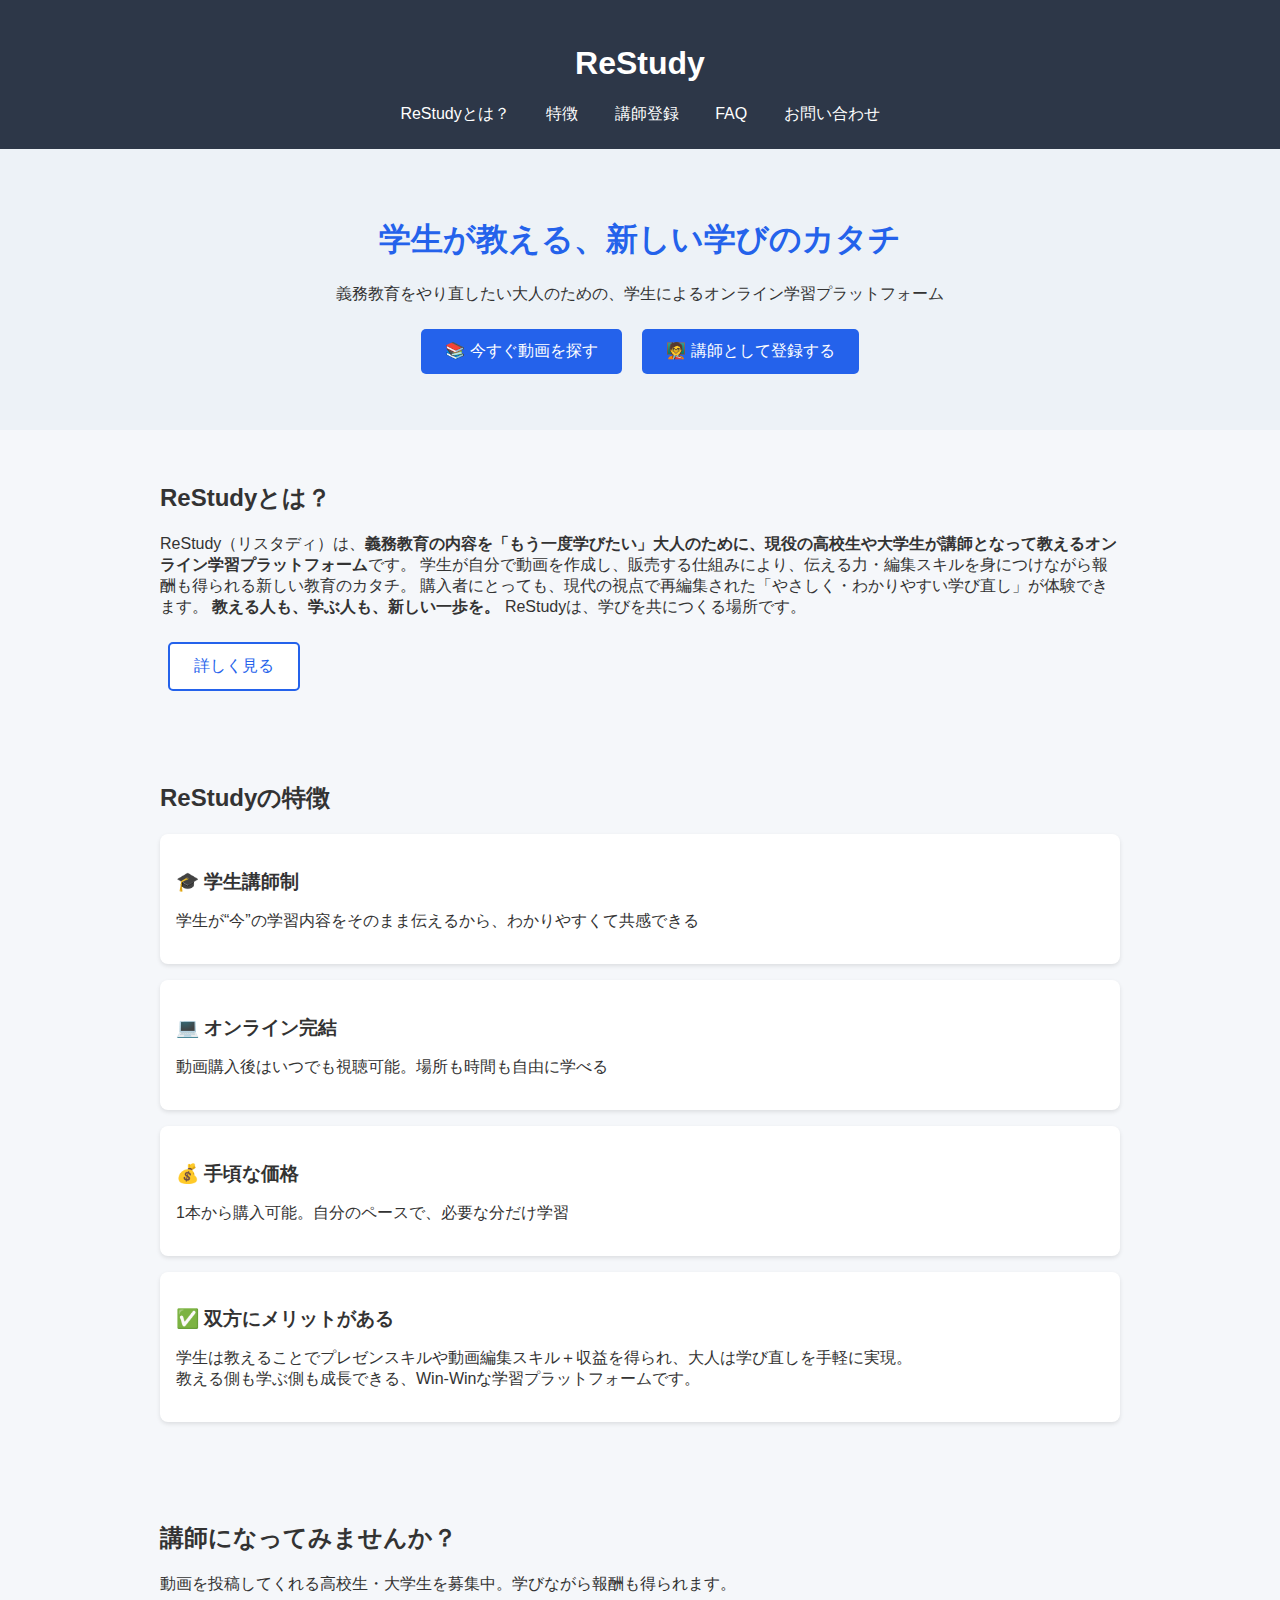
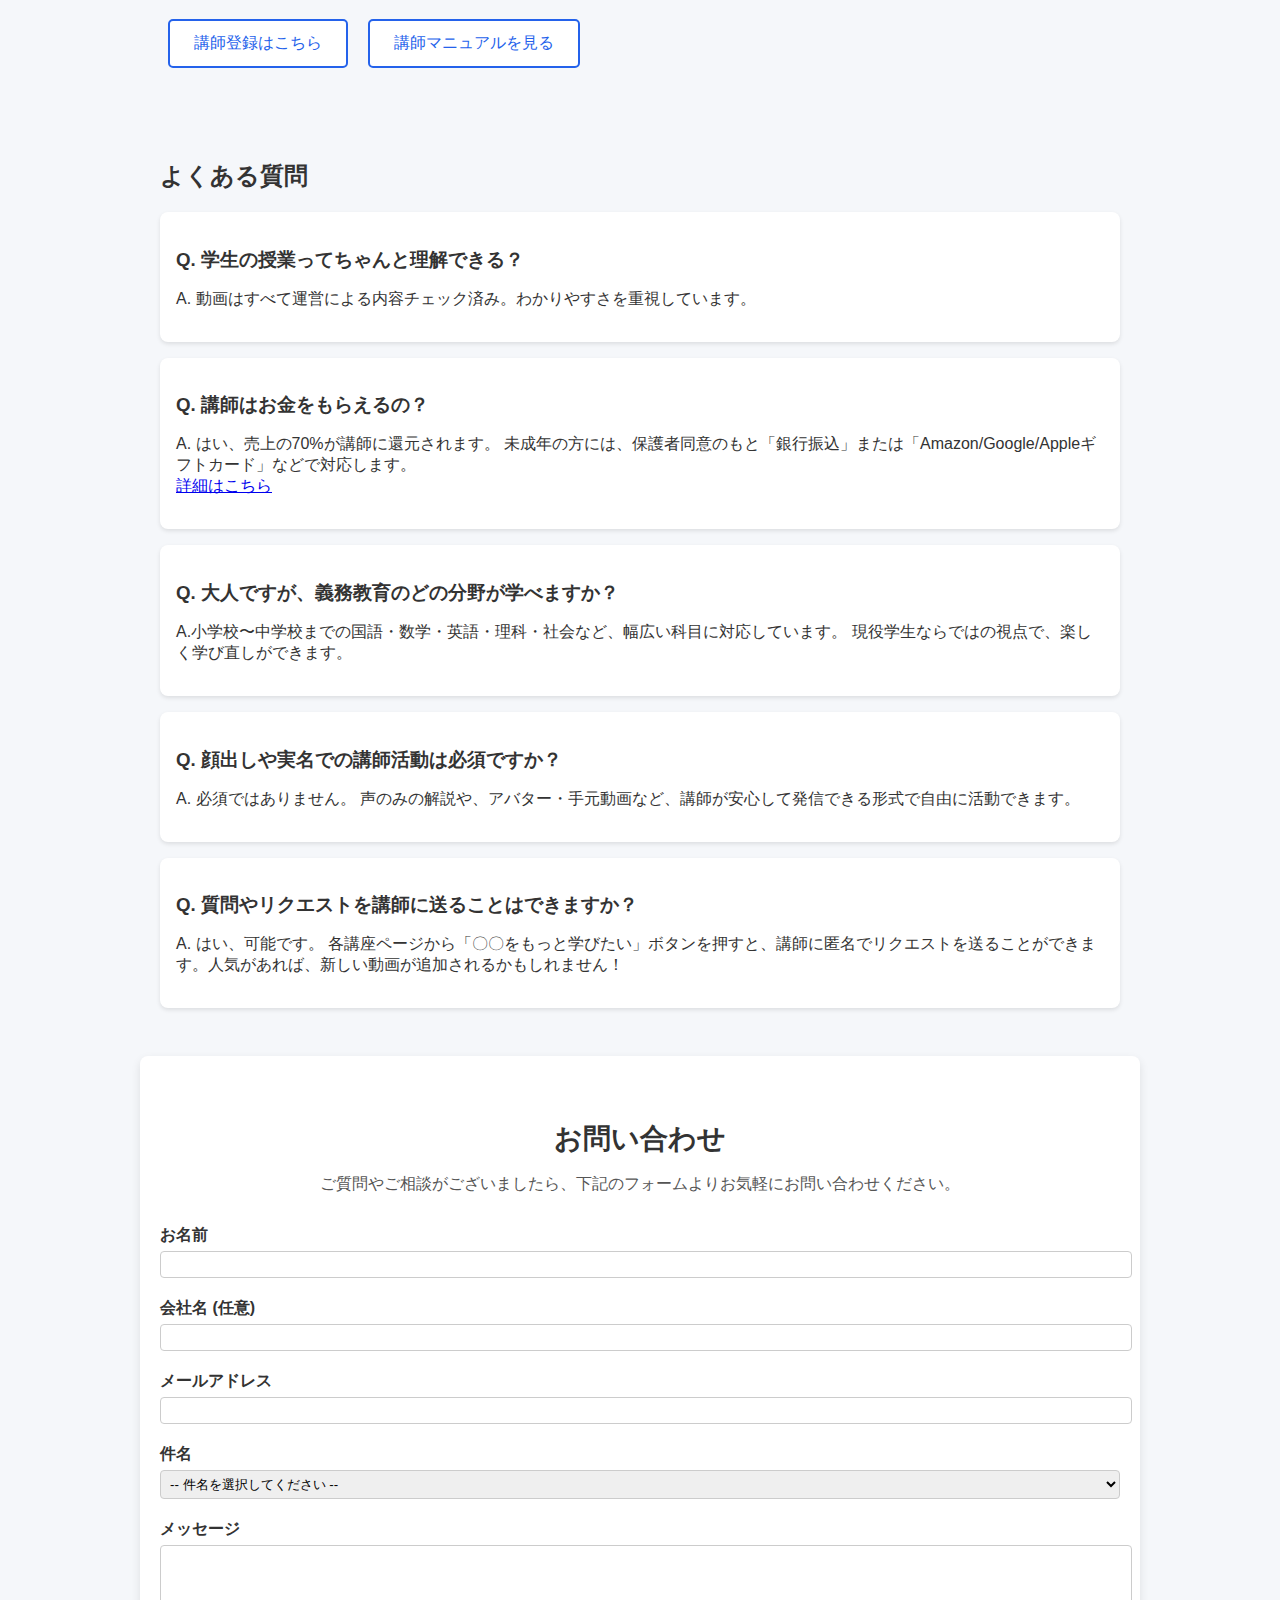
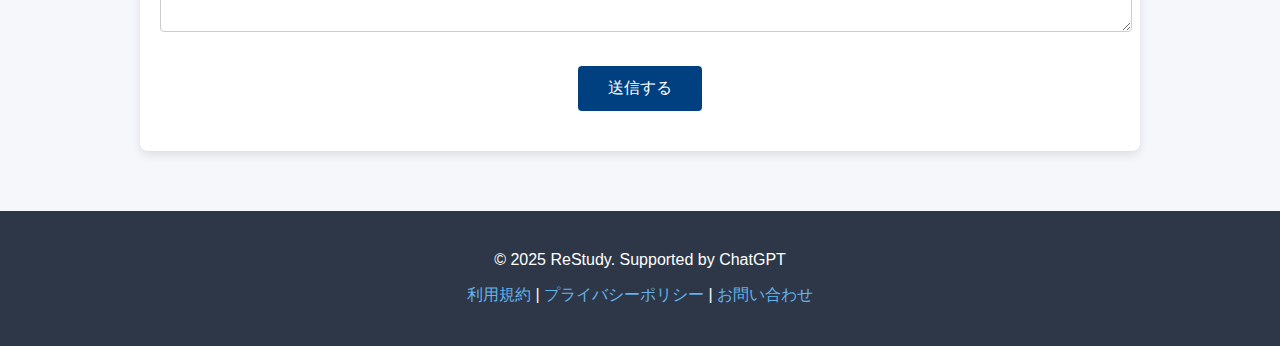
<file: index.html>
<!DOCTYPE html>
<html lang="ja">
<head>
    <meta charset="UTF-8">
    <meta name="viewport" content="width=device-width, initial-scale=1.0">
    <meta name="description" content="ReStudyは学生講師による義務教育の学び直しができるオンライン学習サービスです。大人も学べる、やさしく新しい教育のかたち。">
    <!-- OGP基本タグ -->
    <meta property="og:title" content="ReStudy｜学生が講師の学び直しプラットフォーム">
    <meta property="og:description" content="ReStudyは、学生が教える義務教育特化型の学び直しオンライン学習サービスです。現役高校生・大学生による動画授業で、学び直しをもっと身近に。">
    <meta property="og:image" content="https://restudy-company.github.io/restudy-learning/assets/img/ReStudy_Twitter.png">
    <meta property="og:url" content="https://restudy-company.github.io/restudy-learning/">
    <meta property="og:type" content="website">
    <meta property="og:site_name" content="ReStudy">

    <!-- Twitterカード対応（任意） -->
    <meta name="twitter:card" content="summary_large_image">
    <meta name="twitter:title" content="ReStudy｜学生が講師の学び直しプラットフォーム">
    <meta name="twitter:description" content="義務教育を、もう一度。ReStudyは、学生が教える新しい学び直しのかたち。">
    <meta name="twitter:image" content="https://restudy-company.github.io/restudy-learning/assets/img/ReStudy_Twitter.png">
    
    <link rel="stylesheet" href="./assets/css/style.css">
    <link rel="icon" href="./assets/img/ReStudy.png">
    <title>ReStudy｜学生が講師の学び直しプラットフォーム【義務教育特化】</title>
</head>
<body>
    <header>
    <h1>ReStudy</h1>
    <nav>
      <a href="#about">ReStudyとは？</a>
      <a href="#features">特徴</a>
      <a href="#teacher">講師登録</a>
      <a href="#faq">FAQ</a>
      <a href="#contact">お問い合わせ</a>
    </nav>
  </header>

  <section class="hero">
    <h1>学生が教える、新しい学びのカタチ</h1>
    <p>義務教育をやり直したい大人のための、学生によるオンライン学習プラットフォーム</p>
    <div class="cta-buttons-blue">
      <a href="https://v0-restudy-app.vercel.app/" target="_blank">📚 今すぐ動画を探す</a>
      <a href="#teacher">🧑‍🏫 講師として登録する</a>
    </div>
  </section>

  <section class="section" id="about">
    <h2>ReStudyとは？</h2>
    <p>
        ReStudy（リスタディ）は、<b>義務教育の内容を「もう一度学びたい」大人のために、現役の高校生や大学生が講師となって教えるオンライン学習プラットフォーム</b>です。
        学生が自分で動画を作成し、販売する仕組みにより、伝える力・編集スキルを身につけながら報酬も得られる新しい教育のカタチ。
        購入者にとっても、現代の視点で再編集された「やさしく・わかりやすい学び直し」が体験できます。
        <b>教える人も、学ぶ人も、新しい一歩を。</b>
        ReStudyは、学びを共につくる場所です。
    </p>
    <div class="cta-buttons-white">
        <a href="./assets/page/about.html">詳しく見る</a>
    </div>
  </section>

  <section class="section" id="features">
    <h2>ReStudyの特徴</h2>
    <div class="features">
      <h3>🎓 学生講師制</h3>
      <p>学生が“今”の学習内容をそのまま伝えるから、わかりやすくて共感できる</p>
    </div>
    <div class="features">
      <h3>💻 オンライン完結</h3>
      <p>動画購入後はいつでも視聴可能。場所も時間も自由に学べる</p>
    </div>
    <div class="features">
      <h3>💰 手頃な価格</h3>
      <p>1本から購入可能。自分のペースで、必要な分だけ学習</p>
    </div>
    <div class="features">
        <h3>✅ 双方にメリットがある</h3>
        <p>学生は教えることでプレゼンスキルや動画編集スキル＋収益を得られ、大人は学び直しを手軽に実現。<br>教える側も学ぶ側も成長できる、Win-Winな学習プラットフォームです。</p>
    </div>
  </section>

  <section class="section" id="teacher">
    <h2>講師になってみませんか？</h2>
    <p>動画を投稿してくれる高校生・大学生を募集中。学びながら報酬も得られます。</p>
    <div class="cta-buttons-white">
      <a href="https://v0-restudy-app.vercel.app/" target="_blank">講師登録はこちら</a>
      <a href="./assets/pdf/ReStudy_講師マニュアル_最新版.pdf" target="_blank">
        講師マニュアルを見る
      </a>
    </div>
  </section>

  <section class="section" id="faq">
    <h2>よくある質問</h2>
    <div class="faq">
      <h3>Q. 学生の授業ってちゃんと理解できる？</h3>
      <p>A. 動画はすべて運営による内容チェック済み。わかりやすさを重視しています。</p>
    </div>
    <div class="faq">
      <h3>Q. 講師はお金をもらえるの？</h3>
      <p>A. はい、売上の70%が講師に還元されます。
          未成年の方には、保護者同意のもと「銀行振込」または「Amazon/Google/Appleギフトカード」などで対応します。<br>
         <a href="#openTerms">詳細はこちら</a>
      </p>
    </div>
    <div class="faq">
      <h3>Q. 大人ですが、義務教育のどの分野が学べますか？</h3>
      <p>A.小学校〜中学校までの国語・数学・英語・理科・社会など、幅広い科目に対応しています。
        現役学生ならではの視点で、楽しく学び直しができます。<br>
      </p>
    </div>
    <div class="faq">
      <h3>Q. 顔出しや実名での講師活動は必須ですか？</h3>
      <p>A. 必須ではありません。
        声のみの解説や、アバター・手元動画など、講師が安心して発信できる形式で自由に活動できます。<br>
      </p>
    </div>
    <div class="faq">
      <h3>Q. 質問やリクエストを講師に送ることはできますか？</h3>
      <p>A. はい、可能です。
          各講座ページから「〇〇をもっと学びたい」ボタンを押すと、講師に匿名でリクエストを送ることができます。人気があれば、新しい動画が追加されるかもしれません！<br>
      </p>
    </div>
  </section>
  <section class="section" id="contact" style="margin-bottom: 60px; padding: 40px 20px; font-family: 'Segoe UI', Tahoma, Geneva, Verdana, sans-serif; background-color: #ffffff; border-radius: 8px; box-shadow: 0 4px 10px rgba(0,0,0,0.1);">
    <h2 style="text-align: center; font-size: 28px; margin-bottom: 10px;">お問い合わせ</h2>
    <p style="text-align: center; font-size: 16px; margin-bottom: 30px; color: #555;">
      ご質問やご相談がございましたら、下記のフォームよりお気軽にお問い合わせください。
    </p>
    <form action="https://formspree.io/f/mdkgqvdv" method="POST">
      <div style="margin-bottom: 20px;">
        <label for="name" style="display: block; font-weight: bold; margin-bottom: 5px;">お名前</label>
        <input type="text" name="name" id="name" required style="width: 100%; padding: 5px; border: 1px solid #ccc; border-radius: 4px;">
      </div>

      <div style="margin-bottom: 20px;">
        <label for="company" style="display: block; font-weight: bold; margin-bottom: 5px;">会社名 (任意)</label>
        <input type="text" name="company" id="company" style="width: 100%; padding: 5px; border: 1px solid #ccc; border-radius: 4px;">
      </div>

      <div style="margin-bottom: 20px;">
        <label for="email" style="display: block; font-weight: bold; margin-bottom: 5px;">メールアドレス</label>
        <input type="email" name="email" id="email" required style="width: 100%; padding: 5px; border: 1px solid #ccc; border-radius: 4px;">
      </div>

      <div style="margin-bottom: 20px;">
        <label for="subject" style="display: block; font-weight: bold; margin-bottom: 5px;">件名</label>
        <select name="subject" id="subject" required style="width: 100%; padding: 5px; border: 1px solid #ccc; border-radius: 4px;">
          <option value="">-- 件名を選択してください --</option>
          <option value="講師として参加したい（学生向け）">講師として参加したい（学生向け）</option>
          <option value="動画が購入できない・視聴できない">動画が購入できない・視聴できない</option>
          <option value="講座の内容について質問したい">講座の内容について質問したい</option>
          <option value="保護者・教育機関からのご相談">保護者・教育機関からのご相談</option>
          <option value="スポンサー広告のご相談">スポンサー広告のご相談</option>
          <option value="その他のお問い合わせ">その他のお問い合わせ</option>
        </select>
      </div>

      <div style="margin-bottom: 30px;">
        <label for="message" style="display: block; font-weight: bold; margin-bottom: 5px;">メッセージ</label>
        <textarea name="message" id="message" rows="5" required style="width: 100%; padding: 5px; border: 1px solid #ccc; border-radius: 4px;"></textarea>
      </div>

      <div style="text-align: center;">
        <button type="submit" style="background-color: #004080; color: white; padding: 12px 30px; border: none; border-radius: 4px; font-size: 16px; cursor: pointer;">
          送信する
        </button>
      </div>
    </form>
  </section>

  <!-- 利用規約モーダル -->
  <div id="termsModal" class="modal">
    <div class="modal-content">
      <span class="close" id="closeTerms">&times;</span>
      <h2>ReStudy 利用規約</h2>
      <p>この利用規約（以下「本規約」といいます）は、ReStudy（以下「当サービス」といいます）を運営する〇〇（以下「当社」といいます）が提供するオンライン学習プラットフォーム「ReStudy」に関する条件を定めるものです。ユーザーは、本規約に同意の上、本サービスを利用するものとします。</p>
      <h3>第1条（適用）</h3>
      <p>本規約は、ユーザーと当社との間の本サービスの利用に関する一切の関係に適用されます。</p>
      <h3>第2条（定義）</h3>
      <ul>
        <li>「ユーザー」とは、本サービスに登録または利用する全ての個人または法人を指します。</li>
        <li>「講師」とは、当サービス上で学習動画を提供する学生ユーザーを指します。</li>
        <li>「購入者」とは、当サービスを通じて講義コンテンツを購入・視聴するユーザーを指します。</li>
      </ul>
      <h3>第3条（登録）</h3>
      <ol>
        <li>ユーザーは、本規約に同意の上、所定の方法によりアカウントを登録することで、本サービスを利用できます。</li>
        <li>未成年者が講師として登録する場合、保護者の同意を得るものとします。</li>
        <li>当社は、登録の際に提供された情報に虚偽があると判断した場合、アカウントの停止または削除を行うことがあります。</li>
      </ol>
      <h3>第4条（禁止事項）</h3>
      <p>
        ユーザーは以下の行為をしてはなりません：<br>
        <ol>
          <li>法令、公序良俗に違反する行為</li>
          <li>他者の知的財産権、プライバシーを侵害する行為</li>
          <li>他人への誹謗中傷、差別的表現、暴力的または性的表現を含む行為</li>
          <li>講義コンテンツの無断転載・販売・共有</li>
          <li>不正な目的によるサービス利用</li>
        </ol>
      </p>
      <h3>第5条（講師によるコンテンツ提供）</h3>
      <ol>
        <li>講師は、自ら作成したオリジナルの学習動画を当社に提供できます。</li>
        <li>コンテンツの内容は、当社の審査を経て掲載されます。</li>
        <li>講師には、販売実績に応じた報酬（販売価格の70%）が支払われます。未成年の場合、報酬は保護者の同意に基づき、現金または電子ギフトで提供されます。</li>
        <li>当社は、動画の内容が不適切または品質に満たないと判断した場合、公開を拒否または削除できるものとします。</li>
      </ol>
      <h3>第6条（コンテンツの利用）</h3>
      <p>
        購入者は、購入した動画を個人利用目的でのみ視聴でき、商用利用や第三者への提供は禁止されます。
      </p>
      <h3>第7条（著作権）</h3>
      <ol>
        <li>投稿された動画コンテンツの著作権は、講師に帰属します。</li>
        <li>講師は、当社に対して、当サービス内でのコンテンツ使用に必要な非独占的使用権を許諾するものとします。</li>
      </ol>
      <h3>第8条（退会・アカウント削除）</h3>
      <p>ユーザーは、任意のタイミングで退会申請が可能です。当社は、ユーザーが本規約に違反した場合、アカウントを一時停止または削除することがあります。</p>
      <h3>第9条（サービスの停止・変更）</h3>
      <p>当社は、システム保守・災害・その他やむを得ない理由により、本サービスの提供を一時的に停止・終了することがあります。</p>
      <h3>第10条（免責事項）</h3>
      <ol>
        <li>当社は、本サービスの利用により生じたユーザー間、または第三者とのトラブルについて一切の責任を負いません。</li>
        <li>当社は、講師によるコンテンツの内容の正確性、完全性、有用性を保証しません。</li>
      </ol>
      <h3>第11条（準拠法・裁判管轄）</h3>
      <p>本規約の解釈は日本法を準拠法とし、本サービスに関連する紛争については、当社の本店所在地を管轄する裁判所を第一審の専属的合意管轄裁判所とします。</p>
      <h3>附則</h3>
      <p>本規約は 2025年5月31日より施行します。</p>
    </div>
  </div>

  <!-- プライバシーポリシーモーダル -->
  <div id="privacyModal" class="modal">
    <div class="modal-content">
      <span class="close" id="closePrivacy">&times;</span>
      <h2>ReStudy プライバシーポリシー</h2>
      <p>ReStudy（以下「当サービス」）は、当サービスをご利用いただく皆様の個人情報を適切に保護・管理することを重要な責務と認識し、以下の方針に基づいてプライバシーの保護に取り組みます。</p>
      <h3>第1条（個人情報の定義）</h3>
      <p>「個人情報」とは、氏名、メールアドレス、生年月日、所属学校名、その他特定の個人を識別できる情報を指します。</p>
      <h3>第2条（個人情報の収集目的）</h3>
      <p>
        当サービスでは、以下の目的で個人情報を収集・利用します。
        <ul>
          <li>会員登録および本人確認のため</li>
          <li>サービス提供・サポート対応のため</li>
          <li>購入履歴や報酬支払いなどの管理のため</li>
          <li>利用状況の分析およびサービス改善のため</li>
          <li>新機能やキャンペーン情報等のご案内（任意）</li>
        </ul>
      </p>
      <h3>第3条（第三者提供）</h3>
      <p>
        当サービスは、次のいずれかに該当する場合を除き、本人の同意を得ずに第三者に個人情報を提供しません。
        <ol>
          <li>法令に基づく場合</li>
          <li>人の生命・身体・財産の保護のために必要であり、本人の同意を得ることが困難な場合</li>
          <li>公衆衛生の向上や児童の健全育成に必要な場合</li>
          <li>国の機関または地方公共団体への協力が必要な場合</li>
        </ol>
      </p>
      <h3>第4条（外部サービスの利用）</h3>
      <p>当サービスでは、以下の外部サービスを連携・利用することがあります。</p>
      <ul>
        <li>Formspree（問い合わせフォーム）</li>
        <li>Google Analytics（アクセス解析）</li>
        <li>Stripe / Amazonギフトコード / Appleギフトコード（報酬の送金処理）</li>
      </ul>
      <p>これらサービスのプライバシーポリシーについては、各社のポリシーをご参照ください。</p>
      <h3>第5条（未成年者のプライバシー）</h3>
      <p>当サービスでは、未成年の講師が活動する場合、保護者の同意を必須とします。報酬支払いや問い合わせ対応時も、保護者を含めた連絡体制を整えています。</p>
      <h3>第6条（情報の管理と安全対策）</h3>
      <p>収集した個人情報は、適切な管理を行い、不正アクセス・漏洩・紛失・改ざんを防ぐためのセキュリティ対策を講じます。</p>
      <h3>第7条（個人情報の開示・訂正・削除）</h3>
      <p>本人からの請求に基づき、自己の個人情報の開示・訂正・利用停止・削除を希望された場合は、本人確認の上、速やかに対応します。</p>
      <h3>第8条（ポリシーの改定）</h3>
      <p>本プライバシーポリシーは、必要に応じて内容を変更する場合があります。変更後のポリシーは、当サイトに掲載された時点から効力を有します。</p>
      <h3>第9条（お問い合わせ）</h3>
      <p>
        本ポリシーに関するご質問・ご要望は、下記までご連絡ください。<br>
        ReStudy運営事務局  
        メールアドレス：<a class="mailButton" href="mailto:restudy.company@gmail.com">restudy.company@gmail.com</a>
      </p>
      <h3>施行日</h3>
      <p>2025年5月31日 制定・施行</p>
    </div>
  </div>

  <footer id="footer">
    <p>&copy; 2025 ReStudy. Supported by ChatGPT</p>
    <p>
      <a href="#" class="policy-button" id="openTerms">利用規約</a> | <a href="#" class="policy-button" id="openPrivacy">プライバシーポリシー</a> | <a href="#contact">お問い合わせ</a>
    </p>
  </footer>
  <script src="./assets/js/main.js"></script>
</body>
</html>
</file>
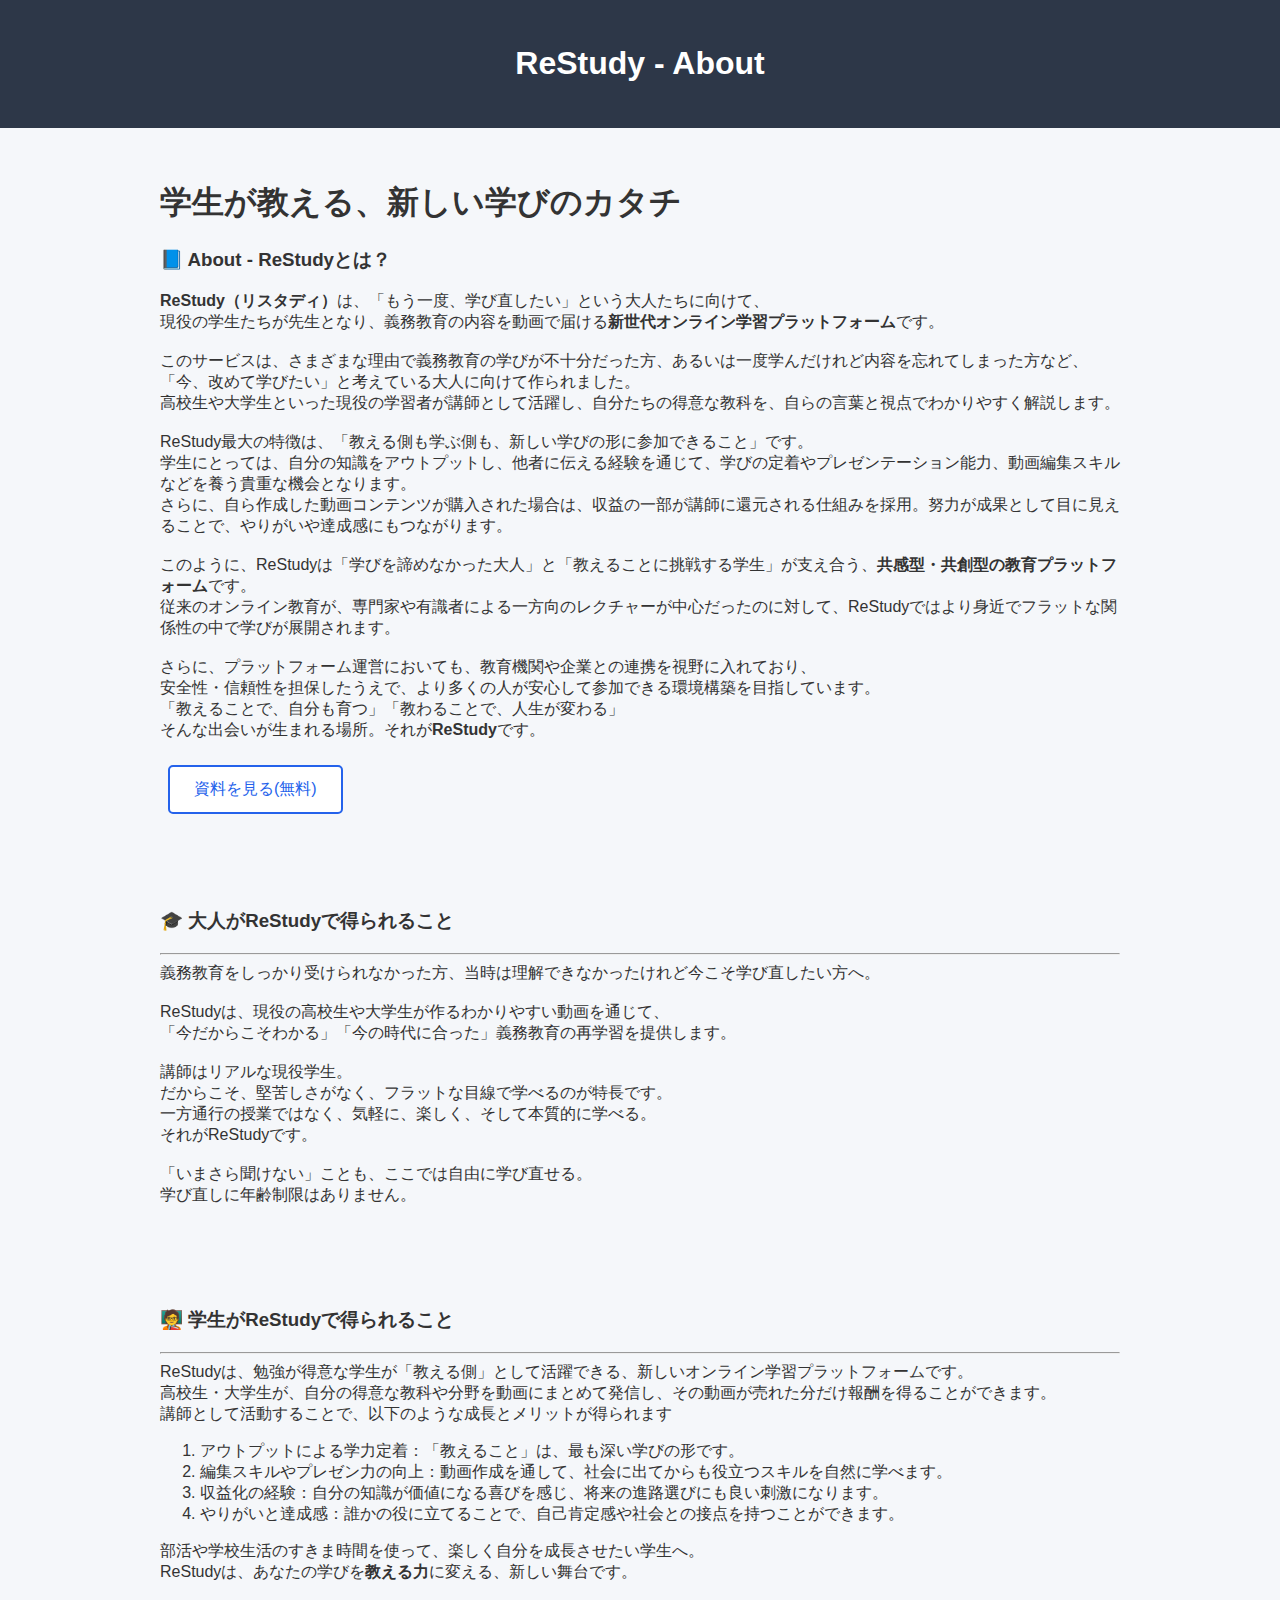
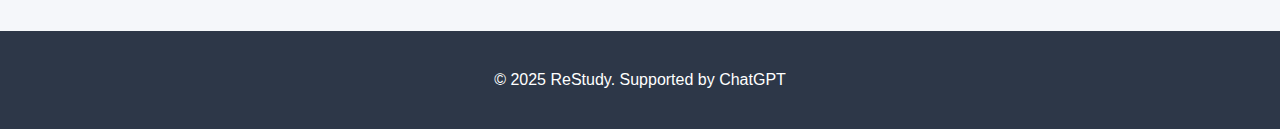
<file: assets/page/about.html>
<!DOCTYPE html>
<html lang="ja">
<head>
    <meta charset="UTF-8">
    <meta name="viewport" content="width=device-width, initial-scale=1.0">
    <link rel="stylesheet" href="../css/style.css">
    <link rel="icon" href="../img/ReStudy.png">
    <title>ReStudy - About</title>
</head>
<body>
    <header>
    <h1>ReStudy - About</h1>
  </header>
    <section class="section" id="about">
        <h1>学生が教える、新しい学びのカタチ</h1>
        <p>
            <h3>📘 About - ReStudyとは？</h3>
            <b>ReStudy（リスタディ）</b>は、「もう一度、学び直したい」という大人たちに向けて、<br>
            現役の学生たちが先生となり、義務教育の内容を動画で届ける<b>新世代オンライン学習プラットフォーム</b>です。<br><br>

            このサービスは、さまざまな理由で義務教育の学びが不十分だった方、あるいは一度学んだけれど内容を忘れてしまった方など、<br>
            「今、改めて学びたい」と考えている大人に向けて作られました。<br>
            高校生や大学生といった現役の学習者が講師として活躍し、自分たちの得意な教科を、自らの言葉と視点でわかりやすく解説します。<br><br>

            ReStudy最大の特徴は、「教える側も学ぶ側も、新しい学びの形に参加できること」です。<br>
            学生にとっては、自分の知識をアウトプットし、他者に伝える経験を通じて、学びの定着やプレゼンテーション能力、動画編集スキルなどを養う貴重な機会となります。<br>
            さらに、自ら作成した動画コンテンツが購入された場合は、収益の一部が講師に還元される仕組みを採用。努力が成果として目に見えることで、やりがいや達成感にもつながります。<br><br>
            
            このように、ReStudyは「学びを諦めなかった大人」と「教えることに挑戦する学生」が支え合う、<b>共感型・共創型の教育プラットフォーム</b>です。<br>
            従来のオンライン教育が、専門家や有識者による一方向のレクチャーが中心だったのに対して、ReStudyではより身近でフラットな関係性の中で学びが展開されます。<br><br>

            さらに、プラットフォーム運営においても、教育機関や企業との連携を視野に入れており、<br>
            安全性・信頼性を担保したうえで、より多くの人が安心して参加できる環境構築を目指しています。<br>
            「教えることで、自分も育つ」「教わることで、人生が変わる」<br>
            そんな出会いが生まれる場所。それが<b>ReStudy</b>です。
        </p>
        <div class="cta-buttons-white">
            <a href="../pdf/ReStudy_事業計画書_最新版.pdf" target="_blank">資料を見る(無料)</a>
        </div>
  </section>
  <section class="section" id="about">
    <h1></h1>
    <p>
        <h3>🎓 大人がReStudyで得られること</h3><hr>
        義務教育をしっかり受けられなかった方、当時は理解できなかったけれど今こそ学び直したい方へ。<br><br>

        ReStudyは、現役の高校生や大学生が作るわかりやすい動画を通じて、<br>
        「今だからこそわかる」「今の時代に合った」義務教育の再学習を提供します。<br><br>
        
        講師はリアルな現役学生。<br>
        だからこそ、堅苦しさがなく、フラットな目線で学べるのが特長です。<br>
        一方通行の授業ではなく、気軽に、楽しく、そして本質的に学べる。<br>
        それがReStudyです。<br><br>
        
        「いまさら聞けない」ことも、ここでは自由に学び直せる。<br>
        学び直しに年齢制限はありません。
    </p>
  </section>
  <section class="section" id="about">
    <h1></h1>
    <p>
        <h3>🧑‍🏫 学生がReStudyで得られること</h3><hr>
        ReStudyは、勉強が得意な学生が「教える側」として活躍できる、新しいオンライン学習プラットフォームです。<br>

        高校生・大学生が、自分の得意な教科や分野を動画にまとめて発信し、その動画が売れた分だけ報酬を得ることができます。<br>
        講師として活動することで、以下のような成長とメリットが得られます<br>
        
        <ol>
            <li> アウトプットによる学力定着：「教えること」は、最も深い学びの形です。</li>
            <li>編集スキルやプレゼン力の向上：動画作成を通して、社会に出てからも役立つスキルを自然に学べます。</li>
            <li>収益化の経験：自分の知識が価値になる喜びを感じ、将来の進路選びにも良い刺激になります。</li>
            <li>やりがいと達成感：誰かの役に立てることで、自己肯定感や社会との接点を持つことができます。</li>
        </ol>
        
        部活や学校生活のすきま時間を使って、楽しく自分を成長させたい学生へ。<br>
        
        ReStudyは、あなたの学びを<b>教える力</b>に変える、新しい舞台です。
    </p>
  </section>
  <footer id="footer">
    <p>&copy; 2025 ReStudy. Supported by ChatGPT</p>
  </footer>
  <script src="../js/main.js"></script>
</body>
</html>
</file>
<file: assets/css/style.css>
html{
  scroll-behavior: smooth;
}

body {
      font-family: 'Noto Sans JP', sans-serif;
      margin: 0;
      padding: 0;
      background-color: #f5f7fa;
      color: #333;
    }
    header, footer {
      background-color: #2d3748;
      color: white;
      padding: 1.5rem;
      text-align: center;
    }
    br{
        padding-top: 20px;
    }
    nav {
      margin-top: 0.5rem;
    }
    nav a {
      color: #fff;
      margin: 0 1rem;
      text-decoration: none;
    }
    .hero {
      text-align: center;
      padding: 3rem 1rem;
      background: #edf2f7;
    }
    .hero h1 {
      font-size: 2rem;
      color: #2462EB;
    }
    .hero p {
      margin: 1rem 0;
    }
    .cta-buttons-blue a {
      display: inline-block;
      background-color: #2462EB;
      color: white;
      padding: 0.75rem 1.5rem;
      margin: 0.5rem;
      border-radius: 5px;
      text-decoration: none;
    }
    .cta-buttons-white a {
      display: inline-block;
      background-color: white;
      color: #2462EB;
      border: 2px solid #2462EB;
      padding: 0.75rem 1.5rem;
      margin: 0.5rem;
      border-radius: 5px;
      text-decoration: none;
    }
    .cta-buttons-white a:hover{
        background-color: #2462EB;
        color: #ffffff;
    }
    .cta-buttons-blue a:hover{
      background-color: #ffffff;
      color: #2462EB;
      border: 2px solid #2462EB;
    }
    .section {
      padding: 2rem 1rem;
      max-width: 960px;
      margin: auto;
    }
    .features:hover{
      box-shadow: 0 2px 4px rgba(36, 98, 235,0.8);
      transform: scale(1.05,1.05);
    }
    .features, .faq {
      background-color: #fff;
      margin: 1rem 0;
      padding: 1rem;
      border-radius: 8px;
      box-shadow: 0 2px 4px rgba(0,0,0,0.1);
    }
    .features h3, .faq h3 {
      margin-bottom: 0.5rem;
    }

    .modal {
      display: none;
      position: fixed;
      z-index: 1000;
      left: 0;
      top: 0;
      width: 100%;
      height: 100%;
      overflow: auto;
      background-color: rgba(0, 0, 0, 0.6);
    }
    .modal-content {
      background-color: #fff;
      margin: 5% auto;
      padding: 20px;
      border-radius: 8px;
      width: 90%;
      max-width: 600px;
      max-height: 80vh;
      overflow-y: auto;
    }
    .close {
      color: #aaa;
      float: right;
      font-size: 24px;
      font-weight: bold;
      cursor: pointer;
    }
    .close:hover {
      color: #000;
    }
    .mailButton a{
      color: #60ACE4 !important;
    }

    footer a {
      color: #63b3ed;
      text-decoration: none;
    }
</file>
